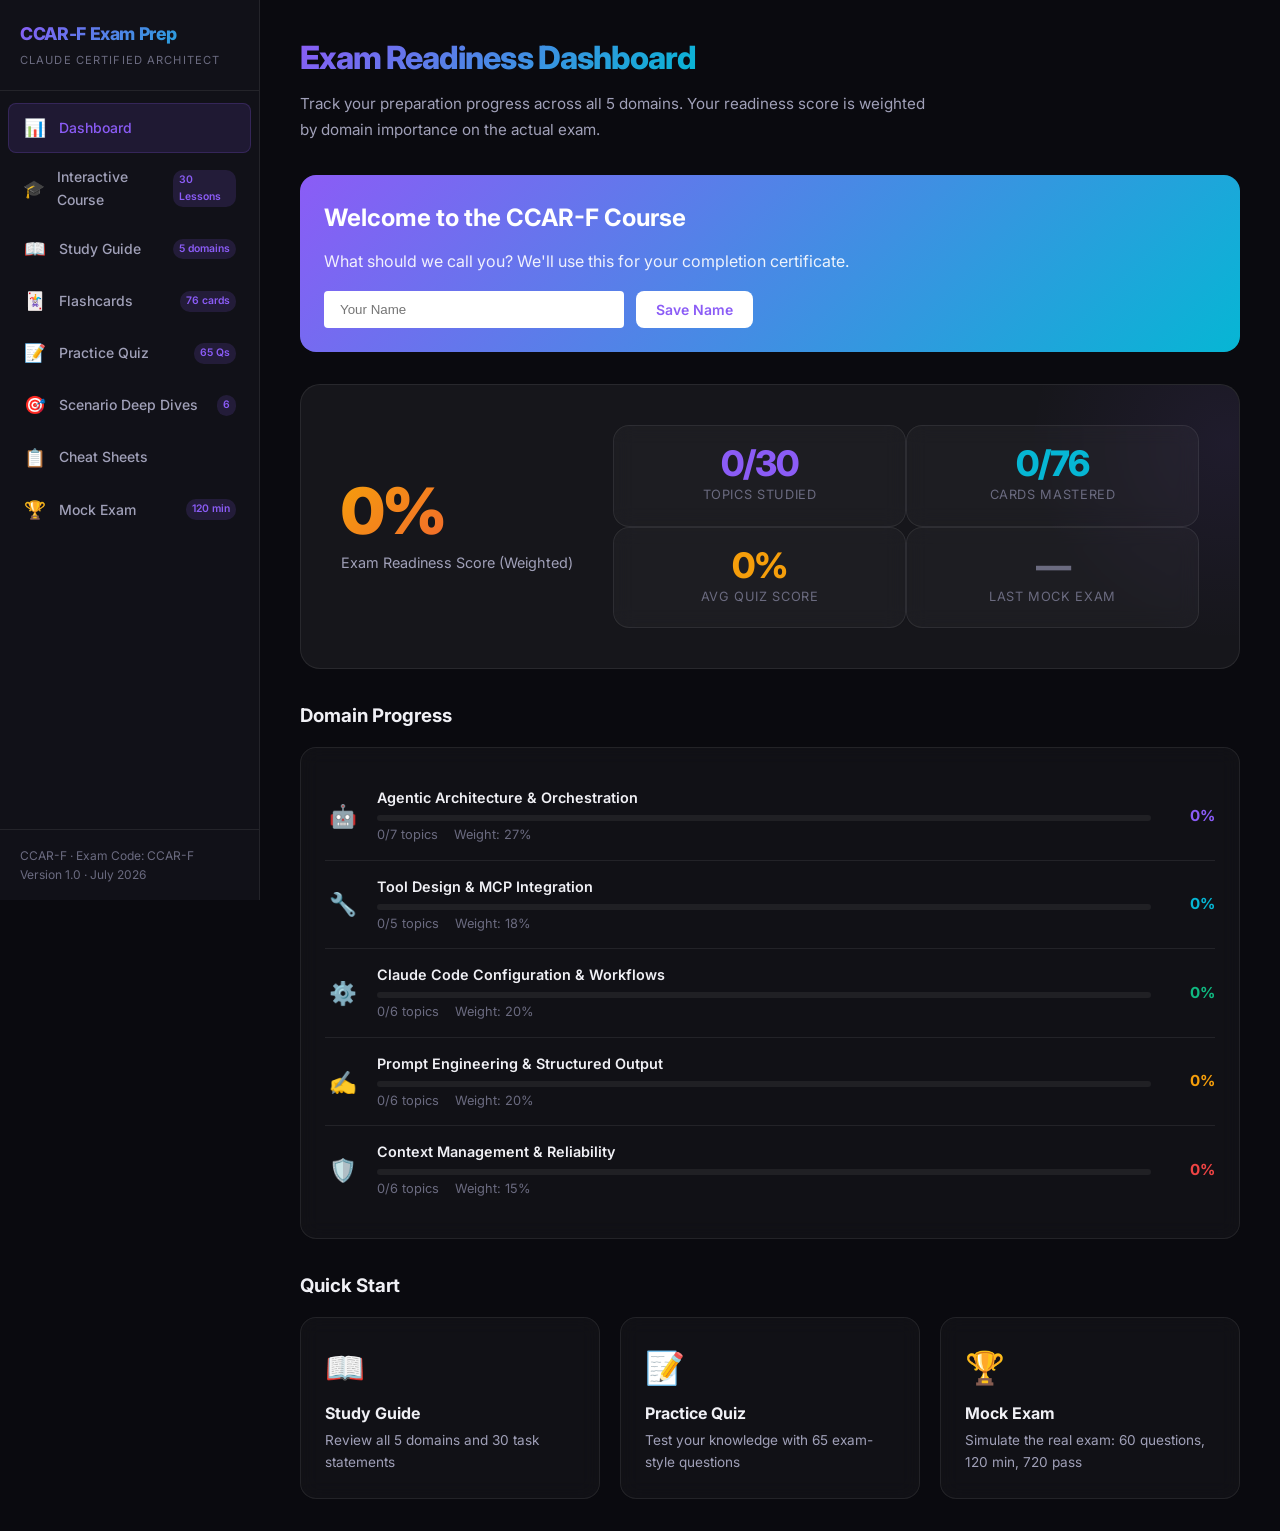
<file: CCAR-F_Exam_Prep/index.html>
<!DOCTYPE html>
<html lang="en">
<head>
  <meta charset="UTF-8">
  <meta name="viewport" content="width=device-width, initial-scale=1.0">
  <meta name="description" content="Interactive exam preparation platform for the Claude Certified Architect – Foundations (CCAR-F) certification. Study guides, flashcards, practice quizzes, and mock exams.">
  <title>CCAR-F Exam Prep — Claude Certified Architect Foundations</title>
  <link rel="stylesheet" href="css/styles.css">
  <link rel="stylesheet" href="css/components.css">
</head>
<body>
  <div class="app-container">
    <!-- ===== Sidebar Navigation ===== -->
    <aside class="sidebar">
      <div class="sidebar-header">
        <div class="sidebar-logo">CCAR-F Exam Prep</div>
        <div class="sidebar-subtitle">Claude Certified Architect</div>
      </div>
      <nav class="sidebar-nav">
        <div class="nav-item active" data-module="dashboard">
          <span class="nav-icon">📊</span>
          <span>Dashboard</span>
        </div>
        <div class="nav-item" data-module="course">
          <span class="nav-icon">🎓</span>
          <span>Interactive Course</span>
          <span class="nav-badge">30 Lessons</span>
        </div>
        <div class="nav-item" data-module="study">
          <span class="nav-icon">📖</span>
          <span>Study Guide</span>
          <span class="nav-badge">5 domains</span>
        </div>
        <div class="nav-item" data-module="flashcards">
          <span class="nav-icon">🃏</span>
          <span>Flashcards</span>
          <span class="nav-badge">76 cards</span>
        </div>
        <div class="nav-item" data-module="quiz">
          <span class="nav-icon">📝</span>
          <span>Practice Quiz</span>
          <span class="nav-badge">65 Qs</span>
        </div>
        <div class="nav-item" data-module="scenarios">
          <span class="nav-icon">🎯</span>
          <span>Scenario Deep Dives</span>
          <span class="nav-badge">6</span>
        </div>
        <div class="nav-item" data-module="cheatsheets">
          <span class="nav-icon">📋</span>
          <span>Cheat Sheets</span>
        </div>
        <div class="nav-item" data-module="mock-exam">
          <span class="nav-icon">🏆</span>
          <span>Mock Exam</span>
          <span class="nav-badge">120 min</span>
        </div>
      </nav>
      <div class="sidebar-footer">
        CCAR-F · Exam Code: CCAR-F<br>
        Version 1.0 · July 2026
      </div>
    </aside>

    <!-- ===== Main Content Area ===== -->
    <main class="main-content">

      <!-- Dashboard Module -->
      <div class="module active" id="module-dashboard">
        <div class="page-header">
          <h1 class="page-title"><span class="page-title-gradient">Exam Readiness Dashboard</span></h1>
          <p class="page-description">Track your preparation progress across all 5 domains. Your readiness score is weighted by domain importance on the actual exam.</p>
        </div>
        <div id="dashboard-content"></div>
      </div>

      <!-- Course Module -->
      <div class="module" id="module-course">
        <div class="page-header" style="display:flex; justify-content:space-between; align-items:center;">
          <div>
            <h1 class="page-title"><span class="page-title-gradient">Interactive Course</span></h1>
            <p class="page-description">Master the exam concepts through self-paced, runnable lessons.</p>
          </div>
          <div id="course-progress-header" style="text-align:right"></div>
        </div>
        <div id="course-content"></div>
      </div>

      <!-- Study Guide Module -->
      <div class="module" id="module-study">
        <div class="page-header">
          <h1 class="page-title"><span class="page-title-gradient">Interactive Study Guide</span></h1>
          <p class="page-description">Master all 5 domains and 30 task statements. Expand each topic to see knowledge items and required skills. Mark topics as studied to track progress.</p>
        </div>
        <div id="study-content"></div>
      </div>

      <!-- Flashcards Module -->
      <div class="module" id="module-flashcards">
        <div class="page-header">
          <h1 class="page-title"><span class="page-title-gradient">Flashcard Engine</span></h1>
          <p class="page-description">Review key concepts with interactive flashcards. Click to flip, then rate your recall. Cards you mark "Need Review" will appear more frequently.</p>
        </div>
        <div id="flashcards-content"></div>
      </div>

      <!-- Quiz Module -->
      <div class="module" id="module-quiz">
        <div class="page-header">
          <h1 class="page-title"><span class="page-title-gradient">Practice Quiz</span></h1>
          <p class="page-description">Test your knowledge with 65 exam-style questions. Each question is scenario-grounded and mapped to specific task statements, just like the real exam.</p>
        </div>
        <div id="quiz-content"></div>
      </div>

      <!-- Scenarios Module -->
      <div class="module" id="module-scenarios">
        <div class="page-header">
          <h1 class="page-title"><span class="page-title-gradient">Scenario Deep Dives</span></h1>
          <p class="page-description">Explore all 6 exam scenarios as interactive case studies. Practice architectural decision-making with "What would you do?" decision points and instant feedback.</p>
        </div>
        <div id="scenarios-content"></div>
      </div>

      <!-- Cheatsheets Module -->
      <div class="module" id="module-cheatsheets">
        <div class="page-header">
          <h1 class="page-title"><span class="page-title-gradient">Quick Reference Cheat Sheets</span></h1>
          <p class="page-description">Concise, printable reference cards for each domain. All key concepts, patterns, anti-patterns, and decision trees in one place.</p>
        </div>
        <div id="cheatsheets-content"></div>
      </div>

      <!-- Mock Exam Module -->
      <div class="module" id="module-mock-exam">
        <div class="page-header">
          <h1 class="page-title"><span class="page-title-gradient">Mock Exam Simulator</span></h1>
          <p class="page-description">Simulate the real CCAR-F exam experience. 60 questions, 120 minutes, scaled scoring with a 720 pass threshold.</p>
        </div>
        <div id="mock-exam-content"></div>
      </div>

    </main>
  </div>

  <!-- Data Files -->
  <script src="data/course-content.js"></script>
  <script src="data/study-content.js"></script>
  <script src="data/flashcards.js"></script>
  <script src="data/questions.js"></script>
  <script src="data/scenarios.js"></script>
  <script src="data/cheatsheets.js"></script>

  <!-- Application -->
  <script src="js/app.js"></script>
</body>
</html>
</file>
<file: CCAR-F_Exam_Prep/css/styles.css>
/* ============================================================
   CCAR-F Exam Prep — Design System
   Premium dark-mode with glassmorphism
   ============================================================ */

@import url('https://fonts.googleapis.com/css2?family=Inter:wght@300;400;500;600;700;800;900&family=JetBrains+Mono:wght@400;500;600&display=swap');

/* === CSS Custom Properties === */
:root {
  --bg-primary: #0a0a0f;
  --bg-secondary: #111118;
  --bg-tertiary: #1a1a24;
  --bg-card: rgba(255, 255, 255, 0.03);
  --bg-card-hover: rgba(255, 255, 255, 0.06);
  --bg-glass: rgba(255, 255, 255, 0.05);
  --border-color: rgba(255, 255, 255, 0.08);
  --border-hover: rgba(255, 255, 255, 0.15);
  --text-primary: #f0f0f5;
  --text-secondary: #a0a0b8;
  --text-muted: #6b6b80;
  --accent-purple: #8B5CF6;
  --accent-cyan: #06B6D4;
  --accent-green: #10B981;
  --accent-yellow: #F59E0B;
  --accent-red: #EF4444;
  --accent-pink: #EC4899;
  --gradient-primary: linear-gradient(135deg, #8B5CF6, #06B6D4);
  --gradient-success: linear-gradient(135deg, #10B981, #06B6D4);
  --gradient-warm: linear-gradient(135deg, #F59E0B, #EF4444);
  --shadow-sm: 0 2px 8px rgba(0,0,0,0.3);
  --shadow-md: 0 4px 16px rgba(0,0,0,0.4);
  --shadow-lg: 0 8px 32px rgba(0,0,0,0.5);
  --shadow-glow-purple: 0 0 20px rgba(139,92,246,0.15);
  --shadow-glow-cyan: 0 0 20px rgba(6,182,212,0.15);
  --shadow-glow-green: 0 0 20px rgba(16,185,129,0.15);
  --radius-sm: 8px;
  --radius-md: 12px;
  --radius-lg: 16px;
  --radius-xl: 20px;
  --transition-fast: 0.15s ease;
  --transition-base: 0.25s ease;
  --transition-slow: 0.4s ease;
  --sidebar-width: 260px;
  --font-mono: 'JetBrains Mono', monospace;
}

/* === Reset & Base === */
*, *::before, *::after { box-sizing: border-box; margin: 0; padding: 0; }
html { font-size: 16px; scroll-behavior: smooth; }
body {
  font-family: 'Inter', -apple-system, BlinkMacSystemFont, sans-serif;
  background: var(--bg-primary);
  color: var(--text-primary);
  min-height: 100vh;
  overflow-x: hidden;
  line-height: 1.6;
}

/* === Scrollbar === */
::-webkit-scrollbar { width: 6px; }
::-webkit-scrollbar-track { background: transparent; }
::-webkit-scrollbar-thumb { background: rgba(255,255,255,0.1); border-radius: 3px; }
::-webkit-scrollbar-thumb:hover { background: rgba(255,255,255,0.2); }

/* === Layout === */
.app-container { display: flex; min-height: 100vh; }

/* === Sidebar === */
.sidebar {
  width: var(--sidebar-width);
  background: var(--bg-secondary);
  border-right: 1px solid var(--border-color);
  position: fixed;
  top: 0;
  left: 0;
  height: 100vh;
  display: flex;
  flex-direction: column;
  z-index: 100;
  transition: transform var(--transition-base);
}
.sidebar-header {
  padding: 20px;
  border-bottom: 1px solid var(--border-color);
}
.sidebar-logo {
  font-size: 1.1rem;
  font-weight: 800;
  background: var(--gradient-primary);
  -webkit-background-clip: text;
  -webkit-text-fill-color: transparent;
  background-clip: text;
  letter-spacing: -0.02em;
}
.sidebar-subtitle {
  font-size: 0.7rem;
  color: var(--text-muted);
  text-transform: uppercase;
  letter-spacing: 0.1em;
  margin-top: 4px;
}
.sidebar-nav {
  flex: 1;
  padding: 12px 8px;
  overflow-y: auto;
}
.nav-item {
  display: flex;
  align-items: center;
  gap: 12px;
  padding: 10px 14px;
  border-radius: var(--radius-sm);
  cursor: pointer;
  transition: all var(--transition-fast);
  color: var(--text-secondary);
  font-size: 0.875rem;
  font-weight: 500;
  margin-bottom: 2px;
  border: 1px solid transparent;
  user-select: none;
}
.nav-item:hover {
  background: var(--bg-card-hover);
  color: var(--text-primary);
}
.nav-item.active {
  background: rgba(139, 92, 246, 0.12);
  color: var(--accent-purple);
  border-color: rgba(139, 92, 246, 0.2);
}
.nav-item .nav-icon { font-size: 1.1rem; width: 24px; text-align: center; }
.nav-item .nav-badge {
  margin-left: auto;
  font-size: 0.65rem;
  padding: 2px 6px;
  border-radius: 10px;
  background: rgba(139, 92, 246, 0.15);
  color: var(--accent-purple);
  font-weight: 600;
}

.sidebar-footer {
  padding: 16px 20px;
  border-top: 1px solid var(--border-color);
  font-size: 0.75rem;
  color: var(--text-muted);
}

/* === Main Content === */
.main-content {
  margin-left: var(--sidebar-width);
  flex: 1;
  min-height: 100vh;
  padding: 32px 40px;
  max-width: 1200px;
}

/* === Module Container === */
.module { display: none; animation: fadeIn 0.3s ease; }
.module.active { display: block; }

@keyframes fadeIn {
  from { opacity: 0; transform: translateY(10px); }
  to { opacity: 1; transform: translateY(0); }
}

/* === Page Header === */
.page-header {
  margin-bottom: 32px;
}
.page-title {
  font-size: 2rem;
  font-weight: 800;
  letter-spacing: -0.03em;
  margin-bottom: 8px;
}
.page-title-gradient {
  background: var(--gradient-primary);
  -webkit-background-clip: text;
  -webkit-text-fill-color: transparent;
  background-clip: text;
}
.page-description {
  font-size: 0.95rem;
  color: var(--text-secondary);
  max-width: 640px;
  line-height: 1.7;
}

/* === Cards === */
.card {
  background: var(--bg-card);
  border: 1px solid var(--border-color);
  border-radius: var(--radius-lg);
  padding: 24px;
  transition: all var(--transition-base);
  backdrop-filter: blur(10px);
}
.card:hover {
  border-color: var(--border-hover);
  background: var(--bg-card-hover);
  box-shadow: var(--shadow-md);
}
.card-glass {
  background: var(--bg-glass);
  backdrop-filter: blur(20px);
  -webkit-backdrop-filter: blur(20px);
}

/* === Grid === */
.grid { display: grid; gap: 20px; }
.grid-2 { grid-template-columns: repeat(auto-fill, minmax(320px, 1fr)); }
.grid-3 { grid-template-columns: repeat(auto-fill, minmax(280px, 1fr)); }
.grid-4 { grid-template-columns: repeat(auto-fill, minmax(220px, 1fr)); }

/* === Buttons === */
.btn {
  display: inline-flex;
  align-items: center;
  gap: 8px;
  padding: 10px 20px;
  border-radius: var(--radius-sm);
  font-size: 0.875rem;
  font-weight: 600;
  border: none;
  cursor: pointer;
  transition: all var(--transition-fast);
  font-family: inherit;
  user-select: none;
}
.btn-primary {
  background: var(--gradient-primary);
  color: white;
  box-shadow: var(--shadow-glow-purple);
}
.btn-primary:hover { transform: translateY(-1px); box-shadow: 0 0 30px rgba(139,92,246,0.3); }
.btn-secondary {
  background: var(--bg-card);
  color: var(--text-primary);
  border: 1px solid var(--border-color);
}
.btn-secondary:hover { border-color: var(--border-hover); background: var(--bg-card-hover); }
.btn-success { background: var(--gradient-success); color: white; }
.btn-danger { background: var(--accent-red); color: white; }
.btn-sm { padding: 6px 12px; font-size: 0.8rem; }
.btn-lg { padding: 14px 28px; font-size: 1rem; }
.btn-outline {
  background: transparent;
  color: var(--accent-purple);
  border: 1px solid var(--accent-purple);
}
.btn-outline:hover { background: rgba(139,92,246,0.1); }
.btn-group { display: flex; gap: 8px; flex-wrap: wrap; }

/* === Badges === */
.badge {
  display: inline-flex;
  align-items: center;
  gap: 4px;
  padding: 4px 10px;
  border-radius: 20px;
  font-size: 0.75rem;
  font-weight: 600;
}
.badge-purple { background: rgba(139,92,246,0.15); color: var(--accent-purple); }
.badge-cyan { background: rgba(6,182,212,0.15); color: var(--accent-cyan); }
.badge-green { background: rgba(16,185,129,0.15); color: var(--accent-green); }
.badge-yellow { background: rgba(245,158,11,0.15); color: var(--accent-yellow); }
.badge-red { background: rgba(239,68,68,0.15); color: var(--accent-red); }
.badge-pink { background: rgba(236,72,153,0.15); color: var(--accent-pink); }

/* === Progress Bar === */
.progress-bar {
  width: 100%;
  height: 6px;
  background: rgba(255,255,255,0.06);
  border-radius: 3px;
  overflow: hidden;
}
.progress-fill {
  height: 100%;
  border-radius: 3px;
  transition: width 0.5s ease;
  background: var(--gradient-primary);
}

/* === Domain Color Utilities === */
.domain-1-color { color: var(--accent-purple); }
.domain-2-color { color: var(--accent-cyan); }
.domain-3-color { color: var(--accent-green); }
.domain-4-color { color: var(--accent-yellow); }
.domain-5-color { color: var(--accent-red); }

.domain-1-bg { background: rgba(139,92,246,0.12); border-color: rgba(139,92,246,0.2); }
.domain-2-bg { background: rgba(6,182,212,0.12); border-color: rgba(6,182,212,0.2); }
.domain-3-bg { background: rgba(16,185,129,0.12); border-color: rgba(16,185,129,0.2); }
.domain-4-bg { background: rgba(245,158,11,0.12); border-color: rgba(245,158,11,0.2); }
.domain-5-bg { background: rgba(239,68,68,0.12); border-color: rgba(239,68,68,0.2); }

/* === Stats Widget === */
.stat-card {
  text-align: center;
  padding: 20px;
}
.stat-value {
  font-size: 2.2rem;
  font-weight: 800;
  letter-spacing: -0.03em;
  line-height: 1;
  margin-bottom: 4px;
}
.stat-label {
  font-size: 0.8rem;
  color: var(--text-muted);
  text-transform: uppercase;
  letter-spacing: 0.05em;
}

/* === Tags === */
.tag {
  display: inline-block;
  padding: 2px 8px;
  border-radius: 4px;
  font-size: 0.7rem;
  font-family: var(--font-mono);
  background: rgba(255,255,255,0.05);
  color: var(--text-muted);
  border: 1px solid rgba(255,255,255,0.06);
}

/* === Code blocks === */
code, .code {
  font-family: var(--font-mono);
  font-size: 0.85em;
  background: rgba(255,255,255,0.06);
  padding: 2px 6px;
  border-radius: 4px;
  color: var(--accent-cyan);
}

/* === Utilities === */
.text-center { text-align: center; }
.text-right { text-align: right; }
.text-muted { color: var(--text-muted); }
.text-success { color: var(--accent-green); }
.text-danger { color: var(--accent-red); }
.text-warning { color: var(--accent-yellow); }
.mb-1 { margin-bottom: 8px; }
.mb-2 { margin-bottom: 16px; }
.mb-3 { margin-bottom: 24px; }
.mb-4 { margin-bottom: 32px; }
.mt-2 { margin-top: 16px; }
.mt-3 { margin-top: 24px; }
.gap-1 { gap: 8px; }
.gap-2 { gap: 16px; }
.flex { display: flex; }
.flex-wrap { flex-wrap: wrap; }
.items-center { align-items: center; }
.justify-between { justify-content: space-between; }
.hidden { display: none !important; }

/* === Responsive === */
@media (max-width: 768px) {
  .sidebar { transform: translateX(-100%); }
  .sidebar.open { transform: translateX(0); }
  .main-content { margin-left: 0; padding: 20px; }
  .grid-2, .grid-3, .grid-4 { grid-template-columns: 1fr; }
}
</file>
<file: CCAR-F_Exam_Prep/css/components.css>
/* ============================================================
   CCAR-F Exam Prep — Component Styles
   ============================================================ */

/* ========== DASHBOARD ========== */
.dashboard-hero {
  background: var(--bg-glass);
  border: 1px solid var(--border-color);
  border-radius: var(--radius-xl);
  padding: 40px;
  margin-bottom: 32px;
  position: relative;
  overflow: hidden;
}
.dashboard-hero::before {
  content: '';
  position: absolute;
  top: -50%;
  right: -20%;
  width: 400px;
  height: 400px;
  background: radial-gradient(circle, rgba(139,92,246,0.08) 0%, transparent 70%);
  pointer-events: none;
}
.readiness-score {
  font-size: 4rem;
  font-weight: 900;
  letter-spacing: -0.05em;
  line-height: 1;
}
.readiness-label {
  font-size: 0.9rem;
  color: var(--text-secondary);
  margin-top: 8px;
}
.domain-progress-item {
  display: flex;
  align-items: center;
  gap: 16px;
  padding: 14px 0;
  border-bottom: 1px solid var(--border-color);
}
.domain-progress-item:last-child { border-bottom: none; }
.domain-progress-icon { font-size: 1.4rem; width: 36px; text-align: center; }
.domain-progress-info { flex: 1; }
.domain-progress-name { font-weight: 600; font-size: 0.9rem; margin-bottom: 6px; }
.domain-progress-bar { margin-top: 4px; }
.domain-progress-stats {
  font-size: 0.8rem;
  color: var(--text-muted);
  display: flex;
  gap: 16px;
  margin-top: 4px;
}
.domain-progress-pct {
  font-weight: 700;
  font-size: 0.95rem;
  width: 48px;
  text-align: right;
}

/* ========== STUDY GUIDE ========== */
.domain-card {
  border-left: 3px solid;
  cursor: pointer;
}
.domain-card-header {
  display: flex;
  align-items: center;
  gap: 14px;
}
.domain-card-icon { font-size: 2rem; }
.domain-card-weight {
  font-size: 0.8rem;
  font-weight: 700;
  padding: 3px 10px;
  border-radius: 20px;
  margin-left: auto;
}
.domain-card-title {
  font-size: 1.1rem;
  font-weight: 700;
  margin-bottom: 4px;
}
.domain-card-desc {
  font-size: 0.85rem;
  color: var(--text-secondary);
  margin-top: 8px;
  line-height: 1.6;
}
.domain-card-meta {
  display: flex;
  gap: 16px;
  margin-top: 16px;
  font-size: 0.8rem;
  color: var(--text-muted);
}

.task-statement {
  background: var(--bg-card);
  border: 1px solid var(--border-color);
  border-radius: var(--radius-md);
  margin-bottom: 12px;
  overflow: hidden;
  transition: all var(--transition-base);
}
.task-statement:hover { border-color: var(--border-hover); }
.ts-header {
  display: flex;
  align-items: center;
  gap: 12px;
  padding: 16px 20px;
  cursor: pointer;
  user-select: none;
}
.ts-toggle {
  font-size: 0.8rem;
  color: var(--text-muted);
  transition: transform var(--transition-fast);
  width: 16px;
}
.ts-toggle.open { transform: rotate(90deg); }
.ts-title { font-weight: 600; font-size: 0.9rem; flex: 1; }
.ts-studied {
  padding: 4px 10px;
  border-radius: 20px;
  font-size: 0.7rem;
  font-weight: 600;
  cursor: pointer;
  border: 1px solid;
  transition: all var(--transition-fast);
}
.ts-studied.not-studied {
  background: transparent;
  border-color: var(--border-color);
  color: var(--text-muted);
}
.ts-studied.studied {
  background: rgba(16,185,129,0.15);
  border-color: rgba(16,185,129,0.3);
  color: var(--accent-green);
}
.ts-content {
  padding: 0 20px 20px;
  display: none;
}
.ts-content.open { display: block; animation: fadeIn 0.2s ease; }
.ts-section-title {
  font-size: 0.75rem;
  text-transform: uppercase;
  letter-spacing: 0.08em;
  color: var(--text-muted);
  margin: 16px 0 8px;
  font-weight: 600;
}
.ts-list {
  list-style: none;
  padding: 0;
}
.ts-list li {
  padding: 8px 0 8px 20px;
  position: relative;
  font-size: 0.85rem;
  color: var(--text-secondary);
  line-height: 1.6;
  border-bottom: 1px solid rgba(255,255,255,0.03);
}
.ts-list li:last-child { border-bottom: none; }
.ts-list li::before {
  content: '→';
  position: absolute;
  left: 0;
  color: var(--accent-purple);
  font-size: 0.8rem;
}

/* ========== FLASHCARDS ========== */
.flashcard-controls {
  display: flex;
  gap: 12px;
  align-items: center;
  margin-bottom: 24px;
  flex-wrap: wrap;
}
.flashcard-container {
  perspective: 1000px;
  max-width: 640px;
  margin: 0 auto;
}
.flashcard {
  width: 100%;
  min-height: 280px;
  position: relative;
  cursor: pointer;
  transition: transform 0.6s cubic-bezier(0.4,0,0.2,1);
  transform-style: preserve-3d;
}
.flashcard.flipped { transform: rotateY(180deg); }
.flashcard-face {
  position: absolute;
  inset: 0;
  backface-visibility: hidden;
  border-radius: var(--radius-lg);
  border: 1px solid var(--border-color);
  padding: 40px;
  display: flex;
  flex-direction: column;
  justify-content: center;
  align-items: center;
  text-align: center;
}
.flashcard-front {
  background: var(--bg-glass);
  backdrop-filter: blur(20px);
}
.flashcard-back {
  background: var(--bg-tertiary);
  transform: rotateY(180deg);
  border-color: var(--accent-purple);
}
.flashcard-question {
  font-size: 1.15rem;
  font-weight: 600;
  line-height: 1.6;
  max-width: 500px;
}
.flashcard-answer {
  font-size: 1rem;
  line-height: 1.7;
  color: var(--text-secondary);
  max-width: 500px;
}
.flashcard-hint {
  font-size: 0.8rem;
  color: var(--text-muted);
  margin-top: 20px;
}
.flashcard-domain-badge {
  position: absolute;
  top: 16px;
  left: 16px;
}
.flashcard-difficulty {
  position: absolute;
  top: 16px;
  right: 16px;
}
.flashcard-actions {
  display: flex;
  gap: 16px;
  justify-content: center;
  margin-top: 24px;
}
.flashcard-btn {
  padding: 12px 32px;
  border-radius: var(--radius-sm);
  font-size: 0.95rem;
  font-weight: 600;
  border: none;
  cursor: pointer;
  transition: all var(--transition-fast);
  font-family: inherit;
}
.flashcard-btn-review {
  background: rgba(239,68,68,0.15);
  color: var(--accent-red);
  border: 1px solid rgba(239,68,68,0.3);
}
.flashcard-btn-review:hover { background: rgba(239,68,68,0.25); }
.flashcard-btn-got-it {
  background: rgba(16,185,129,0.15);
  color: var(--accent-green);
  border: 1px solid rgba(16,185,129,0.3);
}
.flashcard-btn-got-it:hover { background: rgba(16,185,129,0.25); }
.flashcard-progress {
  text-align: center;
  font-size: 0.85rem;
  color: var(--text-muted);
  margin-top: 16px;
}
.flashcard-stats {
  display: flex;
  gap: 24px;
  justify-content: center;
  margin-top: 12px;
}

/* ========== QUIZ ========== */
.quiz-setup {
  max-width: 600px;
  margin: 0 auto;
}
.quiz-option-group { margin-bottom: 20px; }
.quiz-option-group label {
  display: block;
  font-size: 0.85rem;
  color: var(--text-secondary);
  margin-bottom: 8px;
  font-weight: 500;
}
.quiz-select {
  width: 100%;
  padding: 10px 14px;
  background: var(--bg-tertiary);
  border: 1px solid var(--border-color);
  border-radius: var(--radius-sm);
  color: var(--text-primary);
  font-family: inherit;
  font-size: 0.9rem;
  cursor: pointer;
}
.quiz-select:focus { outline: none; border-color: var(--accent-purple); }

.quiz-active { max-width: 800px; margin: 0 auto; }
.quiz-header {
  display: flex;
  justify-content: space-between;
  align-items: center;
  margin-bottom: 24px;
  padding: 16px 20px;
  background: var(--bg-glass);
  border-radius: var(--radius-md);
  border: 1px solid var(--border-color);
}
.quiz-timer {
  font-family: var(--font-mono);
  font-size: 1.1rem;
  font-weight: 600;
  color: var(--accent-cyan);
}
.quiz-timer.warning { color: var(--accent-yellow); }
.quiz-timer.danger { color: var(--accent-red); animation: pulse 1s infinite; }
@keyframes pulse { 50% { opacity: 0.5; } }

.quiz-question-card {
  background: var(--bg-card);
  border: 1px solid var(--border-color);
  border-radius: var(--radius-lg);
  padding: 32px;
  margin-bottom: 24px;
}
.quiz-scenario-tag {
  font-size: 0.75rem;
  padding: 4px 10px;
  border-radius: 20px;
  margin-bottom: 16px;
  display: inline-block;
}
.quiz-question-text {
  font-size: 1.05rem;
  font-weight: 500;
  line-height: 1.7;
  margin-bottom: 24px;
}
.quiz-options { display: flex; flex-direction: column; gap: 10px; }
.quiz-option {
  display: flex;
  align-items: flex-start;
  gap: 14px;
  padding: 14px 18px;
  border-radius: var(--radius-md);
  border: 1px solid var(--border-color);
  cursor: pointer;
  transition: all var(--transition-fast);
  background: var(--bg-card);
}
.quiz-option:hover { border-color: var(--border-hover); background: var(--bg-card-hover); }
.quiz-option.selected { border-color: var(--accent-purple); background: rgba(139,92,246,0.08); }
.quiz-option.correct { border-color: var(--accent-green); background: rgba(16,185,129,0.08); }
.quiz-option.incorrect { border-color: var(--accent-red); background: rgba(239,68,68,0.08); }
.quiz-option-letter {
  width: 28px;
  height: 28px;
  border-radius: 50%;
  display: flex;
  align-items: center;
  justify-content: center;
  font-size: 0.8rem;
  font-weight: 700;
  flex-shrink: 0;
  background: rgba(255,255,255,0.06);
  border: 1px solid var(--border-color);
}
.quiz-option.selected .quiz-option-letter { background: var(--accent-purple); color: white; border-color: var(--accent-purple); }
.quiz-option.correct .quiz-option-letter { background: var(--accent-green); color: white; border-color: var(--accent-green); }
.quiz-option.incorrect .quiz-option-letter { background: var(--accent-red); color: white; border-color: var(--accent-red); }
.quiz-option-text { font-size: 0.9rem; line-height: 1.6; }

.quiz-explanation {
  margin-top: 20px;
  padding: 20px;
  background: rgba(139,92,246,0.06);
  border: 1px solid rgba(139,92,246,0.15);
  border-radius: var(--radius-md);
  font-size: 0.9rem;
  line-height: 1.7;
  color: var(--text-secondary);
}
.quiz-explanation-title {
  font-weight: 700;
  color: var(--accent-purple);
  margin-bottom: 8px;
  font-size: 0.85rem;
}
.quiz-key-takeaway {
  margin-top: 12px;
  padding: 12px 16px;
  background: rgba(16,185,129,0.06);
  border-left: 3px solid var(--accent-green);
  border-radius: 0 var(--radius-sm) var(--radius-sm) 0;
  font-size: 0.85rem;
  color: var(--accent-green);
  font-weight: 500;
}

/* Quiz Results */
.quiz-results {
  max-width: 700px;
  margin: 0 auto;
}
.quiz-score-display {
  text-align: center;
  padding: 40px;
  margin-bottom: 32px;
}
.quiz-score-value {
  font-size: 5rem;
  font-weight: 900;
  letter-spacing: -0.05em;
  line-height: 1;
}
.quiz-score-value.pass { background: var(--gradient-success); -webkit-background-clip: text; -webkit-text-fill-color: transparent; background-clip: text; }
.quiz-score-value.fail { color: var(--accent-red); }
.quiz-score-label {
  font-size: 1.2rem;
  margin-top: 8px;
  font-weight: 600;
}
.quiz-domain-breakdown { margin-top: 24px; }

/* ========== SCENARIOS ========== */
.scenario-card {
  border-left: 4px solid;
  cursor: pointer;
  transition: all var(--transition-base);
}
.scenario-card:hover { transform: translateX(4px); }
.scenario-header {
  display: flex;
  align-items: center;
  gap: 14px;
}
.scenario-icon { font-size: 2.2rem; }
.scenario-title { font-size: 1.1rem; font-weight: 700; }
.scenario-domains {
  display: flex;
  gap: 8px;
  margin-top: 12px;
  flex-wrap: wrap;
}

.scenario-detail { max-width: 800px; }
.scenario-desc {
  font-size: 0.95rem;
  color: var(--text-secondary);
  line-height: 1.8;
  margin-bottom: 24px;
  padding: 20px;
  background: var(--bg-card);
  border-radius: var(--radius-md);
  border: 1px solid var(--border-color);
}
.decision-point {
  background: var(--bg-card);
  border: 1px solid var(--border-color);
  border-radius: var(--radius-md);
  padding: 24px;
  margin-bottom: 16px;
  transition: all var(--transition-base);
}
.decision-point:hover { border-color: var(--border-hover); }
.dp-situation {
  font-weight: 600;
  font-size: 0.95rem;
  margin-bottom: 16px;
  line-height: 1.6;
}
.dp-choices { display: none; }
.dp-choices.revealed { display: block; animation: fadeIn 0.3s ease; }
.dp-correct, .dp-wrong, .dp-principle {
  padding: 12px 16px;
  border-radius: var(--radius-sm);
  margin-bottom: 8px;
  font-size: 0.85rem;
  line-height: 1.6;
}
.dp-correct {
  background: rgba(16,185,129,0.08);
  border-left: 3px solid var(--accent-green);
}
.dp-wrong {
  background: rgba(239,68,68,0.06);
  border-left: 3px solid var(--accent-red);
}
.dp-principle {
  background: rgba(139,92,246,0.06);
  border-left: 3px solid var(--accent-purple);
  font-weight: 500;
}
.dp-reveal-btn {
  background: rgba(139,92,246,0.1);
  border: 1px solid rgba(139,92,246,0.2);
  color: var(--accent-purple);
  padding: 8px 16px;
  border-radius: var(--radius-sm);
  cursor: pointer;
  font-family: inherit;
  font-size: 0.85rem;
  font-weight: 600;
  transition: all var(--transition-fast);
}
.dp-reveal-btn:hover { background: rgba(139,92,246,0.2); }

/* ========== CHEAT SHEETS ========== */
.cheatsheet-card {
  border-top: 3px solid;
}
.cheatsheet-section {
  margin-bottom: 20px;
}
.cheatsheet-section-title {
  font-size: 0.8rem;
  font-weight: 700;
  text-transform: uppercase;
  letter-spacing: 0.06em;
  margin-bottom: 10px;
  padding-bottom: 6px;
  border-bottom: 1px solid var(--border-color);
}
.cheatsheet-items {
  list-style: none;
  padding: 0;
}
.cheatsheet-items li {
  padding: 4px 0 4px 16px;
  position: relative;
  font-size: 0.82rem;
  line-height: 1.5;
  color: var(--text-secondary);
}
.cheatsheet-items li::before {
  content: '•';
  position: absolute;
  left: 0;
  color: var(--text-muted);
}

/* ========== MOCK EXAM ========== */
.mock-exam-setup {
  max-width: 600px;
  margin: 0 auto;
  text-align: center;
}
.mock-exam-info {
  display: grid;
  grid-template-columns: repeat(3, 1fr);
  gap: 16px;
  margin: 32px 0;
}
.mock-info-item {
  padding: 20px;
  background: var(--bg-card);
  border: 1px solid var(--border-color);
  border-radius: var(--radius-md);
}
.mock-info-value {
  font-size: 1.5rem;
  font-weight: 800;
  color: var(--accent-purple);
}
.mock-info-label {
  font-size: 0.75rem;
  color: var(--text-muted);
  margin-top: 4px;
}
.quiz-score-display {
  text-align: center;
  padding: 40px;
  background: var(--surface-light);
  border: 1px solid var(--border-color);
  border-radius: 12px;
  margin-bottom: 24px;
}
.quiz-score-value {
  font-size: 5rem;
  font-weight: 800;
  line-height: 1;
  margin-bottom: 8px;
}
.quiz-score-value.pass { color: var(--accent-green); }
.quiz-score-value.fail { color: var(--accent-red); }

/* --- CLI Terminal Component --- */
.cli-terminal {
  background-color: #0d1117;
  border-radius: 8px;
  border: 1px solid #30363d;
  box-shadow: 0 10px 30px rgba(0,0,0,0.5);
  overflow: hidden;
  font-family: 'Consolas', 'Monaco', 'Courier New', monospace;
  margin: 24px 0;
}
.cli-header {
  background-color: #161b22;
  padding: 8px 16px;
  border-bottom: 1px solid #30363d;
  display: flex;
  align-items: center;
  gap: 8px;
}
.cli-dot {
  width: 12px;
  height: 12px;
  border-radius: 50%;
}
.cli-dot.red { background-color: #ff5f56; }
.cli-dot.yellow { background-color: #ffbd2e; }
.cli-dot.green { background-color: #27c93f; }
.cli-title {
  color: #8b949e;
  font-size: 0.8rem;
  margin-left: auto;
}
.cli-body {
  padding: 16px;
  min-height: 200px;
  max-height: 400px;
  overflow-y: auto;
  color: #c9d1d9;
  font-size: 0.9rem;
  line-height: 1.5;
}
.cli-line { margin-bottom: 4px; }
.cli-line.system { color: #8b949e; }
.cli-line.info { color: #58a6ff; }
.cli-line.tool { color: #d2a8ff; }
.cli-line.success { color: #3fb950; }
.cli-line.error { color: #f85149; }
.cli-line.output { color: #e3b341; font-weight: bold; }
.cli-cursor {
  display: inline-block;
  width: 8px;
  height: 16px;
  background-color: #c9d1d9;
  animation: blink 1s step-end infinite;
  vertical-align: middle;
}
@keyframes blink { 50% { opacity: 0; } }

/* --- Certificate Component --- */
.certificate-modal {
  position: fixed;
  top: 0; left: 0; right: 0; bottom: 0;
  background: rgba(0,0,0,0.9);
  z-index: 1000;
  display: flex;
  align-items: center;
  justify-content: center;
  padding: 20px;
}
.certificate-card {
  background: white;
  color: #111;
  width: 100%;
  max-width: 800px;
  padding: 40px;
  text-align: center;
  border: 10px solid #f1f5f9;
  outline: 2px solid #cbd5e1;
  position: relative;
  font-family: 'Times New Roman', serif;
}
.cert-seal {
  width: 100px;
  height: 100px;
  background: var(--gradient-primary);
  border-radius: 50%;
  margin: 0 auto 20px;
  display: flex;
  align-items: center;
  justify-content: center;
  color: white;
  font-weight: 800;
  font-size: 1.2rem;
  font-family: sans-serif;
  box-shadow: 0 4px 10px rgba(0,0,0,0.2);
}
.cert-title {
  font-size: 2.5rem;
  font-weight: bold;
  text-transform: uppercase;
  letter-spacing: 2px;
  margin-bottom: 10px;
  color: #1e293b;
}
.cert-subtitle {
  font-size: 1.2rem;
  color: #64748b;
  margin-bottom: 40px;
  font-family: sans-serif;
}
.cert-name {
  font-size: 3rem;
  font-weight: bold;
  color: #0f172a;
  border-bottom: 2px solid #cbd5e1;
  display: inline-block;
  padding: 0 40px 10px;
  margin-bottom: 40px;
  font-family: 'Georgia', serif;
  font-style: italic;
}
.cert-details {
  font-size: 1.1rem;
  color: #334155;
  margin-bottom: 40px;
  font-family: sans-serif;
}
.cert-footer {
  display: flex;
  justify-content: space-between;
  align-items: flex-end;
  font-family: sans-serif;
  color: #64748b;
  font-size: 0.9rem;
}

/* ========== CONFETTI ========== */
@keyframes confetti-fall {
  0% { transform: translateY(-100vh) rotate(0deg); opacity: 1; }
  100% { transform: translateY(100vh) rotate(720deg); opacity: 0; }
}
.confetti-piece {
  position: fixed;
  width: 10px;
  height: 10px;
  top: -10px;
  z-index: 9999;
  animation: confetti-fall 3s ease-out forwards;
}

/* ========== FILTER PILLS ========== */
.filter-pills {
  display: flex;
  gap: 8px;
  flex-wrap: wrap;
  margin-bottom: 20px;
}
.filter-pill {
  padding: 6px 14px;
  border-radius: 20px;
  font-size: 0.8rem;
  font-weight: 500;
  cursor: pointer;
  border: 1px solid var(--border-color);
  background: var(--bg-card);
  color: var(--text-secondary);
  transition: all var(--transition-fast);
  user-select: none;
}
.filter-pill:hover { border-color: var(--border-hover); }
.filter-pill.active { background: rgba(139,92,246,0.15); color: var(--accent-purple); border-color: rgba(139,92,246,0.3); }

/* === Print Styles === */
@media print {
  .sidebar, .nav-item, .btn, .filter-pills { display: none !important; }
  .main-content { margin-left: 0; padding: 0; }
  body { background: white; color: black; }
  .card { border: 1px solid #ccc; background: white; }
}
</file>
